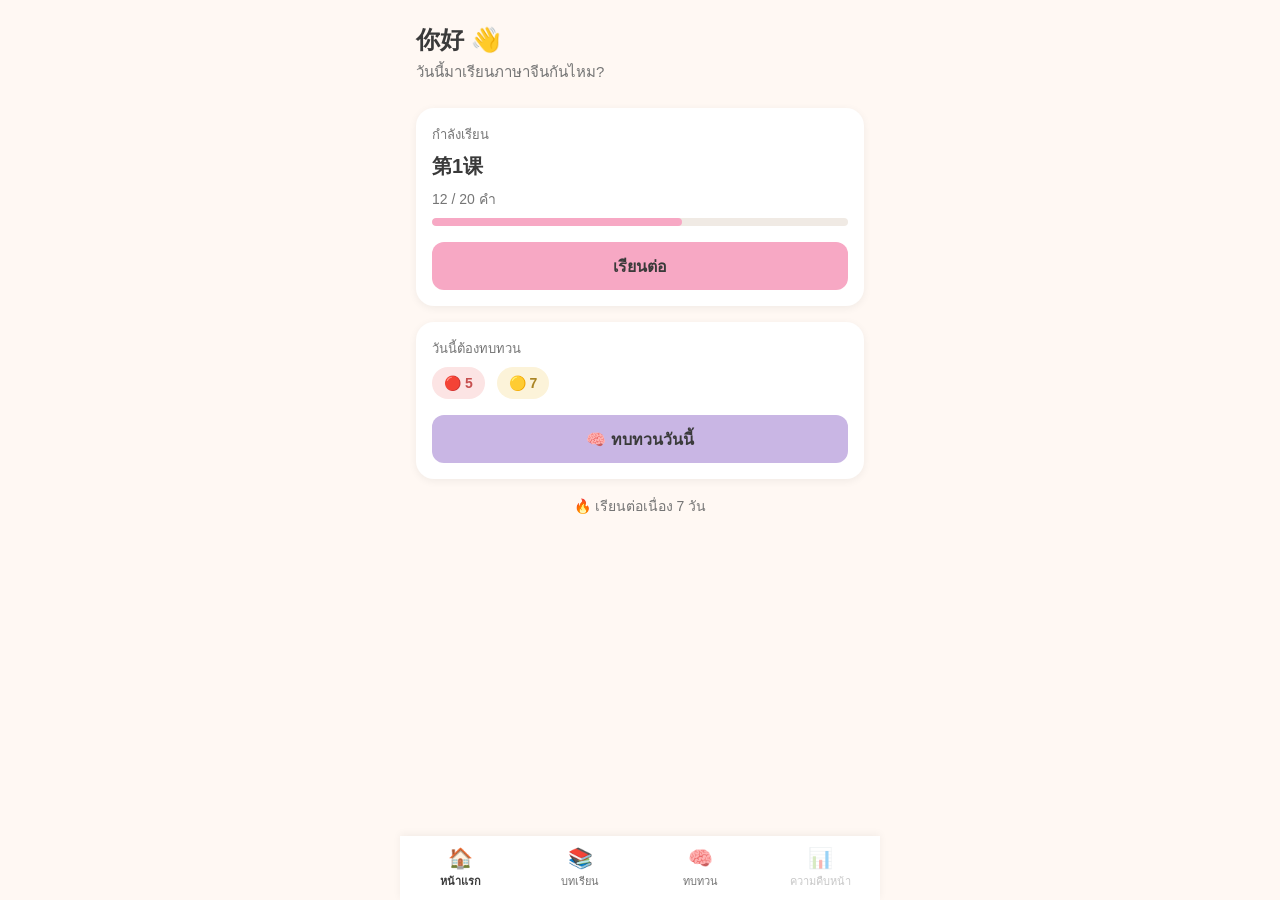
<file: index.html>
<!DOCTYPE html>
<html lang="th">
<head>
<meta charset="UTF-8">
<meta name="viewport" content="width=device-width, initial-scale=1.0">
<title>จำศัพท์จีน</title>
<link rel="stylesheet" href="style.css">
</head>
<body>

  <main class="page" id="page-home">

    <header class="greeting">
      <h1>你好 👋</h1>
      <p>วันนี้มาเรียนภาษาจีนกันไหม?</p>
    </header>

    <section class="card card-current">
      <div class="card-label">กำลังเรียน</div>
      <h2 class="chapter-title">第1课</h2>
      <div class="progress-text">12 / 20 คำ</div>
      <div class="progress-bar">
        <div class="progress-fill" style="width:60%"></div>
      </div>
      <button class="btn btn-primary" onclick="location.href='learn.html'">เรียนต่อ</button>
    </section>

    <section class="card card-review">
      <div class="card-label">วันนี้ต้องทบทวน</div>
      <div class="review-counts">
        <span class="badge badge-danger">🔴 5</span>
        <span class="badge badge-warning">🟡 7</span>
      </div>
      <button class="btn btn-secondary" onclick="location.href='quick-review.html'">🧠 ทบทวนวันนี้</button>
    </section>

    <div class="streak">🔥 เรียนต่อเนื่อง 7 วัน</div>

  </main>

  <nav class="bottom-nav">
    <button class="nav-item active" onclick="location.href='index.html'" aria-current="page">🏠<span>หน้าแรก</span></button>
    <button class="nav-item" onclick="location.href='chapters.html'">📚<span>บทเรียน</span></button>
    <button class="nav-item" onclick="location.href='quick-review.html'">🧠<span>ทบทวน</span></button>
    <button class="nav-item" disabled title="เร็ว ๆ นี้">📊<span>ความคืบหน้า</span></button>
  </nav>

  <script src="app.js"></script>
</body>
</html>
</file>
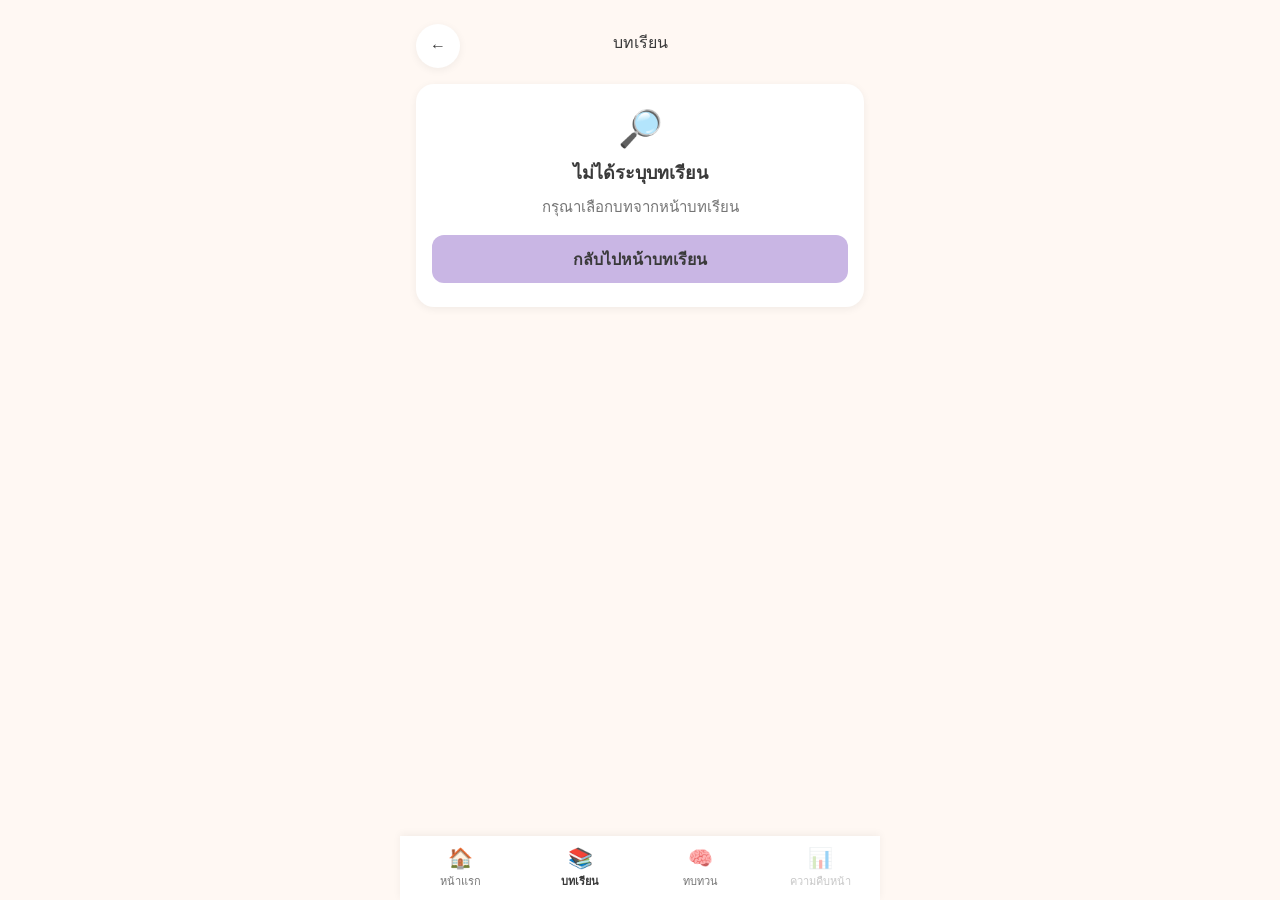
<file: chapter-detail.html>
<!DOCTYPE html>
<html lang="th">
<head>
<meta charset="UTF-8">
<meta name="viewport" content="width=device-width, initial-scale=1.0">
<title>รายละเอียดบท — จำศัพท์จีน</title>
<link rel="stylesheet" href="style.css">
</head>
<body>

  <main class="page" id="page-chapter-detail">

    <header class="card-page-header">
      <button class="icon-btn" aria-label="ย้อนกลับไปหน้าบทเรียน" onclick="location.href='chapters.html'">←</button>
      <div class="card-page-title">
        <span class="chapter-title" id="detailTitle">บทเรียน</span>
        <span class="chapter-sub" id="detailSub"></span>
      </div>
      <div class="icon-spacer"></div>
    </header>

    <!-- เนื้อหาถูกสร้างจาก VOCAB_DATA ตาม Chapter ID (?id=...) ผ่าน app.js (TASK 4.2) -->
    <div id="chapterDetail"></div>

  </main>

  <nav class="bottom-nav">
    <button class="nav-item" onclick="location.href='index.html'">🏠<span>หน้าแรก</span></button>
    <button class="nav-item active" onclick="location.href='chapters.html'" aria-current="page">📚<span>บทเรียน</span></button>
    <button class="nav-item" onclick="location.href='quick-review.html'">🧠<span>ทบทวน</span></button>
    <button class="nav-item" disabled title="เร็ว ๆ นี้">📊<span>ความคืบหน้า</span></button>
  </nav>

  <script src="data/vocab-data.js"></script>
  <script src="app.js"></script>
</body>
</html>
</file>
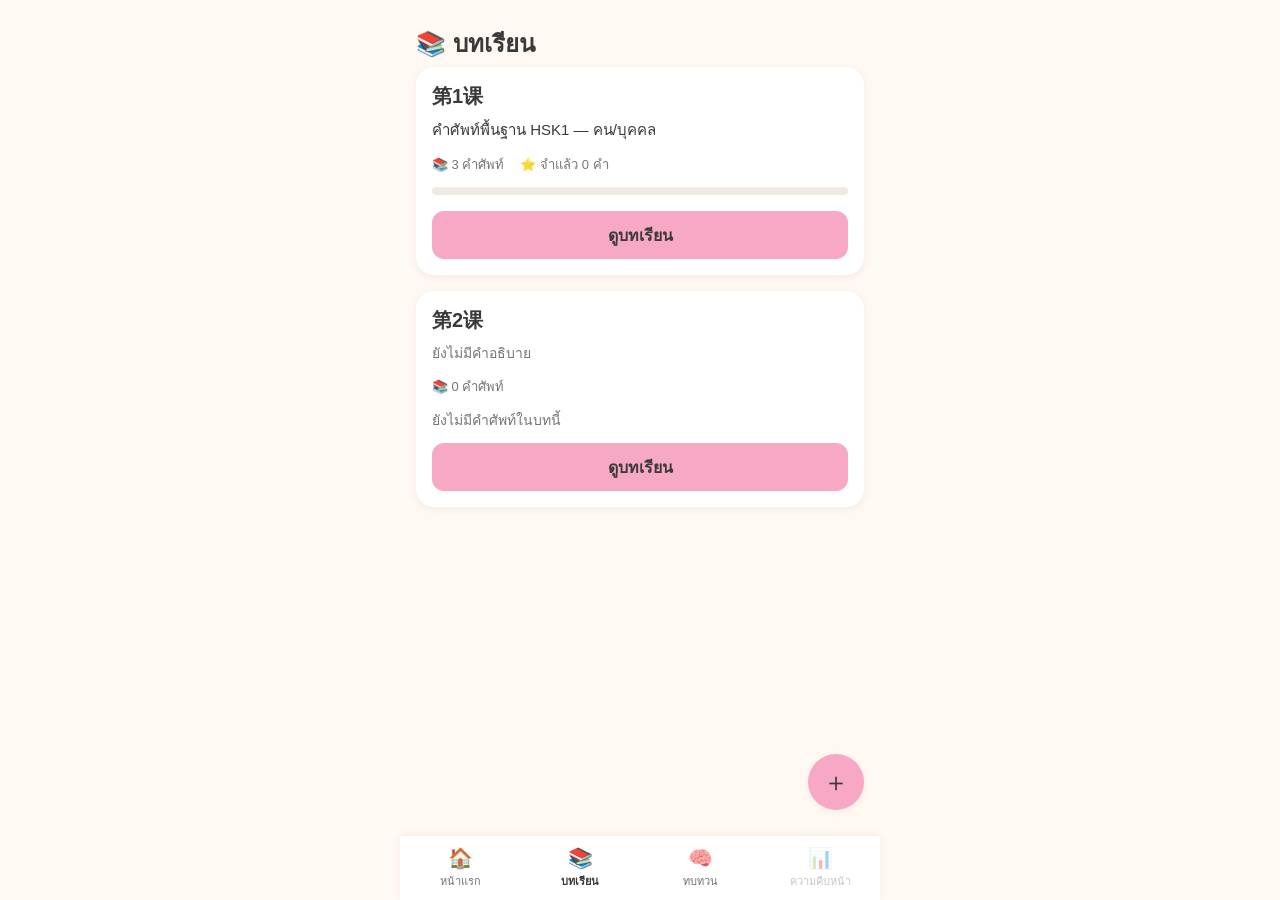
<file: chapters.html>
<!DOCTYPE html>
<html lang="th">
<head>
<meta charset="UTF-8">
<meta name="viewport" content="width=device-width, initial-scale=1.0">
<title>บทเรียน — จำศัพท์จีน</title>
<link rel="stylesheet" href="style.css">
</head>
<body>

  <main class="page" id="page-chapters">

    <header class="greeting">
      <h1>📚 บทเรียน</h1>
    </header>

    <!-- รายการบทถูกสร้างจาก VOCAB_DATA ผ่าน app.js (TASK 4.2) -->
    <div id="chapterList"></div>

    <button class="fab-add" aria-label="สร้างบทใหม่" onclick="location.href='create-chapter.html'">＋</button>

  </main>

  <nav class="bottom-nav">
    <button class="nav-item" onclick="location.href='index.html'">🏠<span>หน้าแรก</span></button>
    <button class="nav-item active" onclick="location.href='chapters.html'" aria-current="page">📚<span>บทเรียน</span></button>
    <button class="nav-item" onclick="location.href='quick-review.html'">🧠<span>ทบทวน</span></button>
    <button class="nav-item" disabled title="เร็ว ๆ นี้">📊<span>ความคืบหน้า</span></button>
  </nav>

  <script src="data/vocab-data.js"></script>
  <script src="app.js"></script>
</body>
</html>
</file>
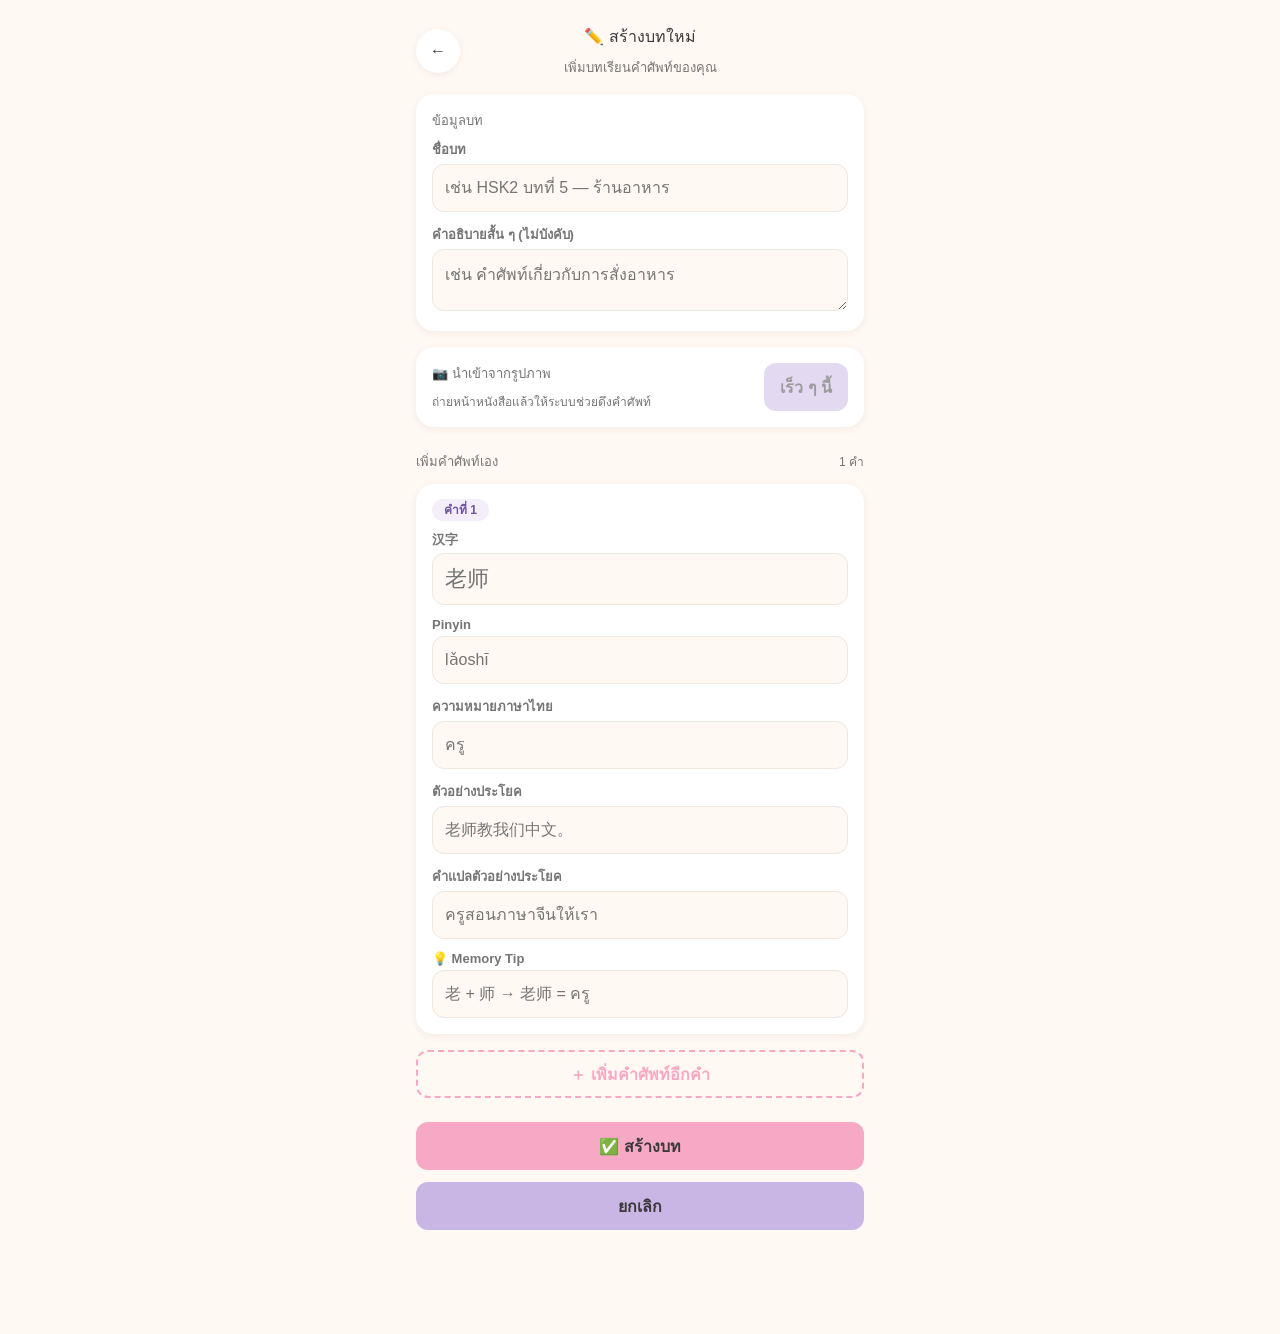
<file: create-chapter.html>
<!DOCTYPE html>
<html lang="th">
<head>
<meta charset="UTF-8">
<meta name="viewport" content="width=device-width, initial-scale=1.0">
<title>สร้างบทใหม่ — จำศัพท์จีน</title>
<link rel="stylesheet" href="style.css">
</head>
<body>

  <main class="page" id="page-create-chapter">

    <header class="card-page-header">
      <button class="icon-btn" aria-label="ย้อนกลับไปหน้า Chapters" onclick="location.href='chapters.html'">←</button>
      <div class="card-page-title">
        <span class="chapter-title">✏️ สร้างบทใหม่</span>
        <span class="chapter-sub">เพิ่มบทเรียนคำศัพท์ของคุณ</span>
      </div>
      <div class="icon-spacer"></div>
    </header>

    <!-- ===== ข้อมูลบท ===== -->
    <section class="card">
      <div class="card-label">ข้อมูลบท</div>

      <div class="form-field">
        <label class="form-label" for="chapterName">ชื่อบท</label>
        <input class="form-input" id="chapterName" type="text" placeholder="เช่น HSK2 บทที่ 5 — ร้านอาหาร">
      </div>

      <div class="form-field">
        <label class="form-label" for="chapterDesc">คำอธิบายสั้น ๆ (ไม่บังคับ)</label>
        <textarea class="form-input" id="chapterDesc" rows="2" placeholder="เช่น คำศัพท์เกี่ยวกับการสั่งอาหาร"></textarea>
      </div>
    </section>

    <!-- ===== นำเข้าจากรูปภาพ (อนาคต) ===== -->
    <section class="card import-card">
      <div class="import-card-text">
        <div class="card-label">📷 นำเข้าจากรูปภาพ</div>
        <div class="form-hint">ถ่ายหน้าหนังสือแล้วให้ระบบช่วยดึงคำศัพท์</div>
      </div>
      <button class="btn btn-secondary import-btn" disabled>เร็ว ๆ นี้</button>
    </section>

    <!-- ===== เพิ่มคำศัพท์เอง ===== -->
    <div class="section-head">
      <span class="card-label">เพิ่มคำศัพท์เอง</span>
      <span class="form-hint" id="vocabCount">1 คำ</span>
    </div>

    <div id="vocabList">
      <section class="card vocab-form">
        <div class="vocab-form-head">
          <span class="tag">คำที่ 1</span>
        </div>

        <div class="form-field">
          <label class="form-label">汉字</label>
          <input class="form-input form-input-hanzi" type="text" placeholder="老师">
        </div>

        <div class="form-field">
          <label class="form-label">Pinyin</label>
          <input class="form-input" type="text" placeholder="lǎoshī">
        </div>

        <div class="form-field">
          <label class="form-label">ความหมายภาษาไทย</label>
          <input class="form-input" type="text" placeholder="ครู">
        </div>

        <div class="form-field">
          <label class="form-label">ตัวอย่างประโยค</label>
          <input class="form-input" type="text" placeholder="老师教我们中文。">
        </div>

        <div class="form-field">
          <label class="form-label">คำแปลตัวอย่างประโยค</label>
          <input class="form-input" type="text" placeholder="ครูสอนภาษาจีนให้เรา">
        </div>

        <div class="form-field">
          <label class="form-label">💡 Memory Tip</label>
          <input class="form-input" type="text" placeholder="老 + 师 → 老师 = ครู">
        </div>
      </section>
    </div>

    <button class="btn btn-add-vocab" id="addVocabBtn" type="button">＋ เพิ่มคำศัพท์อีกคำ</button>

    <!-- ===== ปุ่มหลัก ===== -->
    <div class="form-actions">
      <button class="btn btn-primary" type="button" onclick="location.href='chapters.html'">✅ สร้างบท</button>
      <button class="btn btn-secondary" type="button" onclick="location.href='chapters.html'">ยกเลิก</button>
    </div>

  </main>

  <!-- UI เท่านั้น: เพิ่มฟอร์มคำใหม่ ยังไม่มีการบันทึกข้อมูลจริง -->
  <script>
    (function () {
      var list = document.getElementById('vocabList');
      document.getElementById('addVocabBtn').addEventListener('click', function () {
        var copy = list.firstElementChild.cloneNode(true);
        copy.querySelectorAll('input').forEach(function (i) { i.value = ''; });
        copy.querySelector('.tag').textContent = 'คำที่ ' + (list.children.length + 1);
        list.appendChild(copy);
        document.getElementById('vocabCount').textContent = list.children.length + ' คำ';
      });
    })();
  </script>
  <script src="app.js"></script>
</body>
</html>
</file>
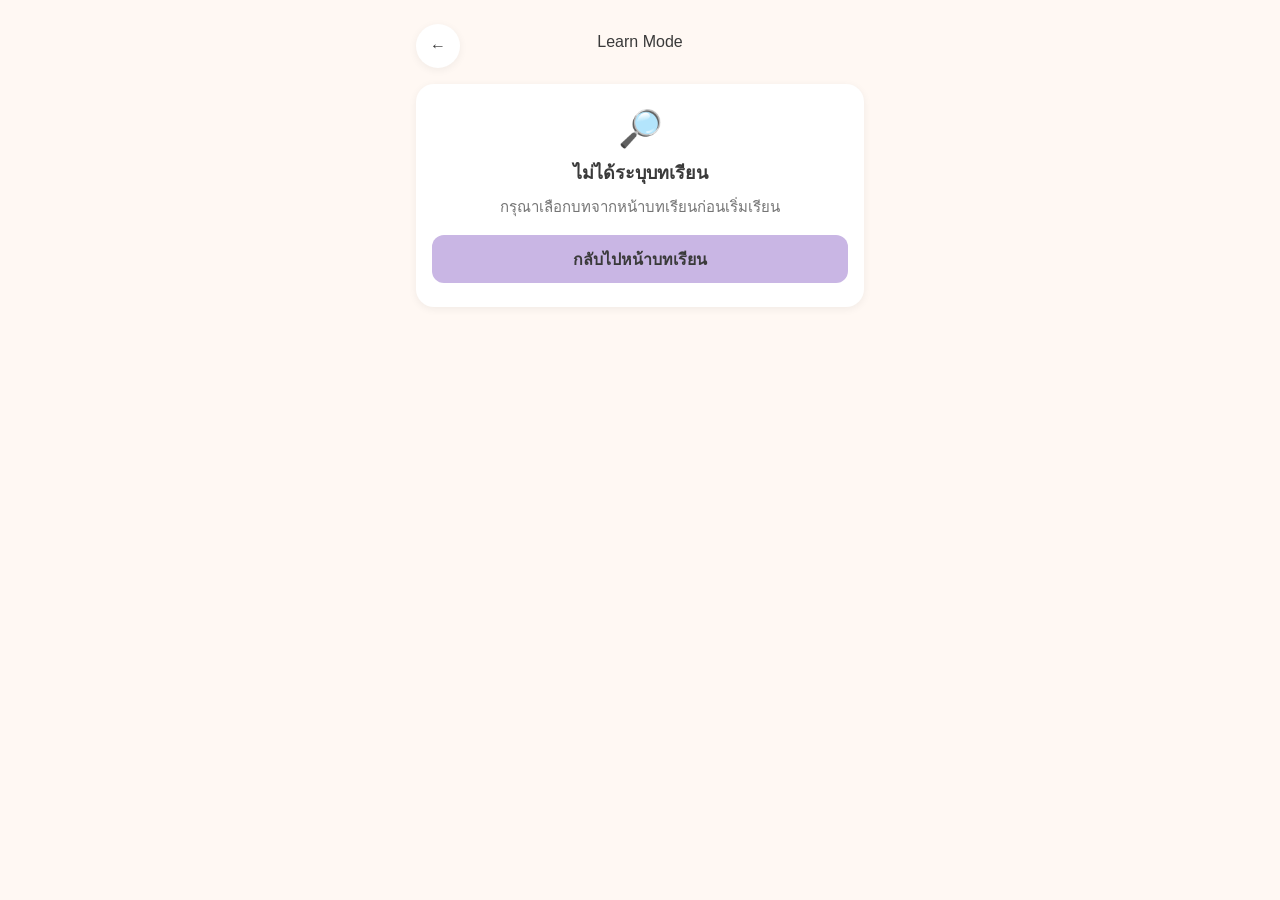
<file: learn.html>
<!DOCTYPE html>
<html lang="th">
<head>
<meta charset="UTF-8">
<meta name="viewport" content="width=device-width, initial-scale=1.0">
<title>Learn Mode — จำศัพท์จีน</title>
<link rel="stylesheet" href="style.css">
</head>
<body>

  <main class="page" id="page-learn">

    <header class="card-page-header">
      <button class="icon-btn" id="learnBackBtn" aria-label="ย้อนกลับไปหน้าบทเรียน" onclick="location.href='chapters.html'">←</button>
      <div class="card-page-title">
        <span class="chapter-title" id="learnChapterTitle">Learn Mode</span>
        <span class="chapter-sub" id="learnProgressSub"></span>
      </div>
      <div class="icon-spacer"></div>
    </header>

    <!-- ===== เนื้อหา Learn Mode (ซ่อนเมื่อแสดง Empty/Error State) ===== -->
    <div id="learnBody">

      <div class="learn-progress">
        <div class="progress-bar"><div class="progress-fill" id="learnProgressFill" style="width:0%"></div></div>
      </div>

      <!-- ===== Learn Mode Card (ใช้โครงสร้าง Vocabulary Card เดิม) ===== -->
      <section class="vocab-card" id="learnCard">

        <div class="vocab-card-top">
          <span class="tag" id="learnTag"></span>
          <span class="difficulty" id="learnDifficulty" aria-label="ระดับความยาก"></span>
        </div>

        <!-- ขั้นที่ 1-4: 汉字 / Pinyin / ฟังเสียง / ให้ผู้ใช้ลองนึกความหมาย -->
        <div class="vocab-card-face vocab-card-front">
          <div class="vocab-hanzi" id="learnHanziFront"></div>
          <div class="vocab-pinyin" id="learnPinyinFront"></div>

          <button class="learn-listen-btn" aria-label="ฟังเสียง">🔊 ฟังเสียง</button>

          <div class="recall-hint">🤔 ลองนึกความหมายในใจก่อนนะ</div>

          <button class="btn btn-primary vocab-reveal-btn" onclick="document.getElementById('learnCard').classList.add('is-revealed')">
            👁️ แตะเพื่อดูคำตอบ
          </button>
        </div>

        <!-- ขั้นที่ 5-8: ความหมาย / ตัวอย่างประโยค+คำแปล / Memory Tip -->
        <div class="vocab-card-face vocab-card-back">
          <div class="vocab-hanzi vocab-hanzi-sm" id="learnHanziBack"></div>
          <div class="vocab-pinyin" id="learnPinyinBack"></div>
          <div class="vocab-meaning" id="learnMeaning"></div>

          <div class="vocab-divider"></div>

          <div class="vocab-example">
            <div class="vocab-example-hanzi" id="learnExampleHanzi"></div>
            <div class="vocab-example-th" id="learnExampleTh"></div>
          </div>

          <div class="vocab-tip">
            💡 <span id="learnTip"></span>
          </div>
        </div>

      </section>

      <!-- ขั้นที่ 9: ปุ่ม "ยังจำไม่ได้" / "จำได้แล้ว" (แสดงเมื่อเปิดคำตอบแล้ว) -->
      <div class="learn-actions" id="learnActions">
        <button class="btn btn-secondary learn-btn-no" id="learnBtnNo">😵 ยังจำไม่ได้</button>
        <button class="btn btn-primary learn-btn-yes" id="learnBtnYes">✅ จำได้แล้ว</button>
      </div>

    </div>

    <!-- ===== Empty / Error State (แสดงแทน learnBody เมื่อไม่มี/ไม่พบข้อมูล) ===== -->
    <div id="learnStateBox" class="is-hidden"></div>

  </main>

  <script src="data/vocab-data.js"></script>
  <script src="app.js"></script>
</body>
</html>
</file>
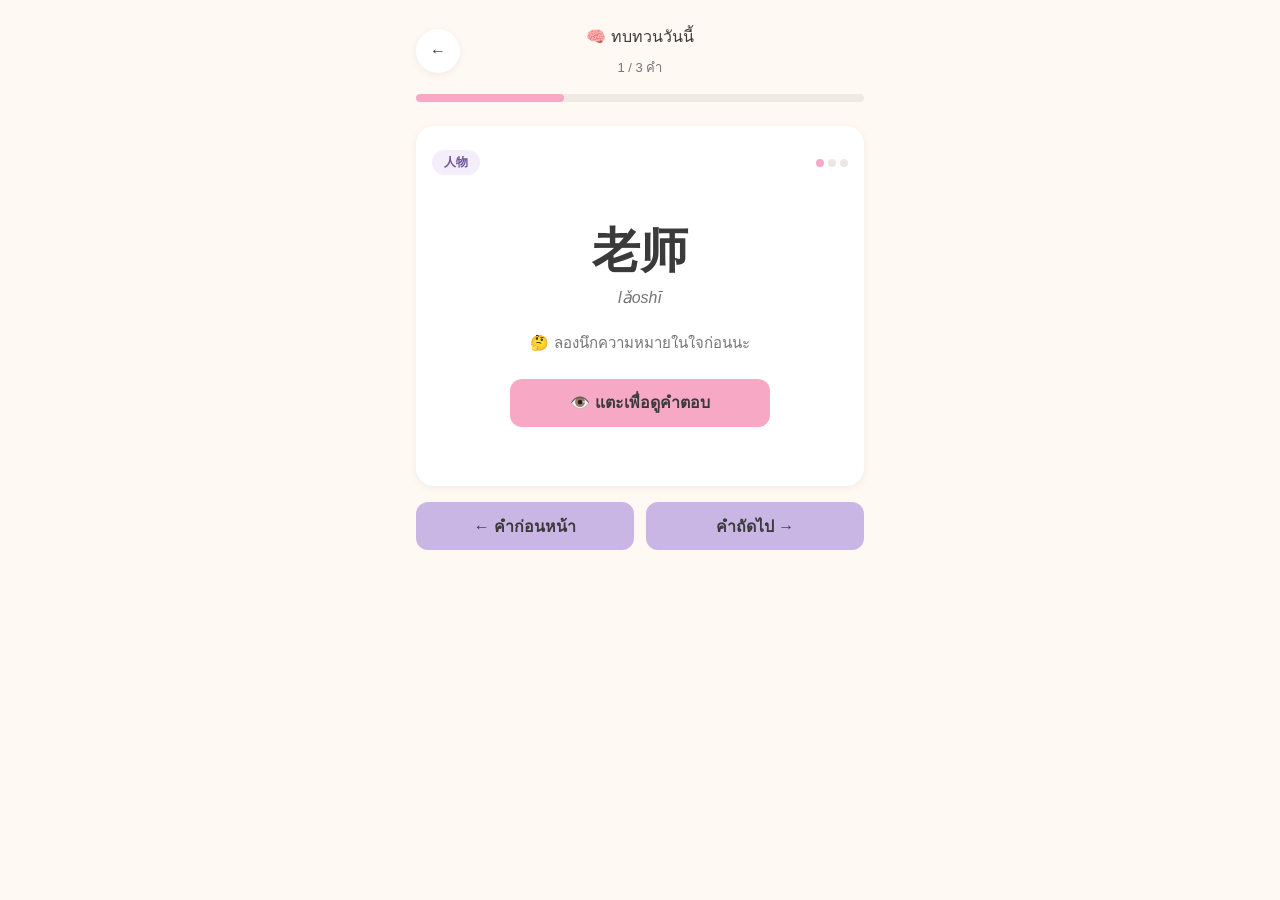
<file: quick-review.html>
<!DOCTYPE html>
<html lang="th">
<head>
<meta charset="UTF-8">
<meta name="viewport" content="width=device-width, initial-scale=1.0">
<title>ทบทวนวันนี้ — จำศัพท์จีน</title>
<link rel="stylesheet" href="style.css">
</head>
<body>

  <main class="page" id="page-quick-review">

    <header class="card-page-header">
      <button class="icon-btn" aria-label="ย้อนกลับไปหน้า Home" onclick="location.href='index.html'">←</button>
      <div class="card-page-title">
        <span class="chapter-title">🧠 ทบทวนวันนี้</span>
        <span class="chapter-sub" id="reviewProgressSub">คำที่ 1 / 1</span>
      </div>
      <div class="icon-spacer"></div>
    </header>

    <!-- ===== เนื้อหา Quick Review (ซ่อนเมื่อแสดง Empty/Error State) ===== -->
    <div id="reviewBody">

      <div class="learn-progress">
        <div class="progress-bar"><div class="progress-fill" id="reviewProgressFill" style="width:0%"></div></div>
      </div>

      <!-- ===== การ์ดทบทวน (ใช้โครงสร้างเดียวกับ Learn Mode) — เติมข้อมูลจาก VOCAB_DATA ผ่าน app.js ===== -->
      <section class="vocab-card" id="reviewCard">

        <div class="vocab-card-top">
          <span class="tag" id="reviewTag"></span>
          <span class="difficulty" id="reviewDifficulty" aria-label="ระดับความยาก"></span>
        </div>

        <!-- ผู้ใช้ลองนึกความหมายก่อน แล้วค่อยเปิดคำตอบ -->
        <div class="vocab-card-face vocab-card-front">
          <div class="vocab-hanzi" id="reviewHanziFront"></div>
          <div class="vocab-pinyin" id="reviewPinyinFront"></div>

          <div class="recall-hint">🤔 ลองนึกความหมายในใจก่อนนะ</div>

          <button class="btn btn-primary vocab-reveal-btn" onclick="document.getElementById('reviewCard').classList.add('is-revealed')">
            👁️ แตะเพื่อดูคำตอบ
          </button>
        </div>

        <div class="vocab-card-face vocab-card-back">
          <div class="vocab-hanzi vocab-hanzi-sm" id="reviewHanziBack"></div>
          <div class="vocab-pinyin" id="reviewPinyinBack"></div>
          <div class="vocab-meaning" id="reviewMeaning"></div>

          <div class="vocab-divider"></div>

          <div class="vocab-example">
            <div class="vocab-example-hanzi" id="reviewExampleHanzi"></div>
            <div class="vocab-example-th" id="reviewExampleTh"></div>
          </div>

          <div class="vocab-tip">
            💡 <span id="reviewTip"></span>
          </div>
        </div>

      </section>

      <!-- แสดงหลังเปิดคำตอบ: ยังจำไม่ได้ / จำได้แล้ว (component เดียวกับ Learn Mode) -->
      <div class="learn-actions" id="reviewActions">
        <button class="btn btn-secondary learn-btn-no" id="reviewBtnNo">😵 ยังจำไม่ได้</button>
        <button class="btn btn-primary learn-btn-yes" id="reviewBtnYes">✅ จำได้แล้ว</button>
      </div>

      <!-- ปุ่มย้อนกลับ/ไปคำถัดไป -->
      <div class="review-nav">
        <button class="btn btn-secondary" id="reviewPrevBtn">← คำก่อนหน้า</button>
        <button class="btn btn-secondary" id="reviewNextBtn">คำถัดไป →</button>
      </div>

    </div>

    <!-- ===== Empty / Error State (แสดงแทน reviewBody เมื่อไม่มี/ไม่พบข้อมูล) ===== -->
    <div id="reviewStateBox" class="is-hidden"></div>

  </main>

  <script src="data/vocab-data.js"></script>
  <script src="app.js"></script>
</body>
</html>
</file>
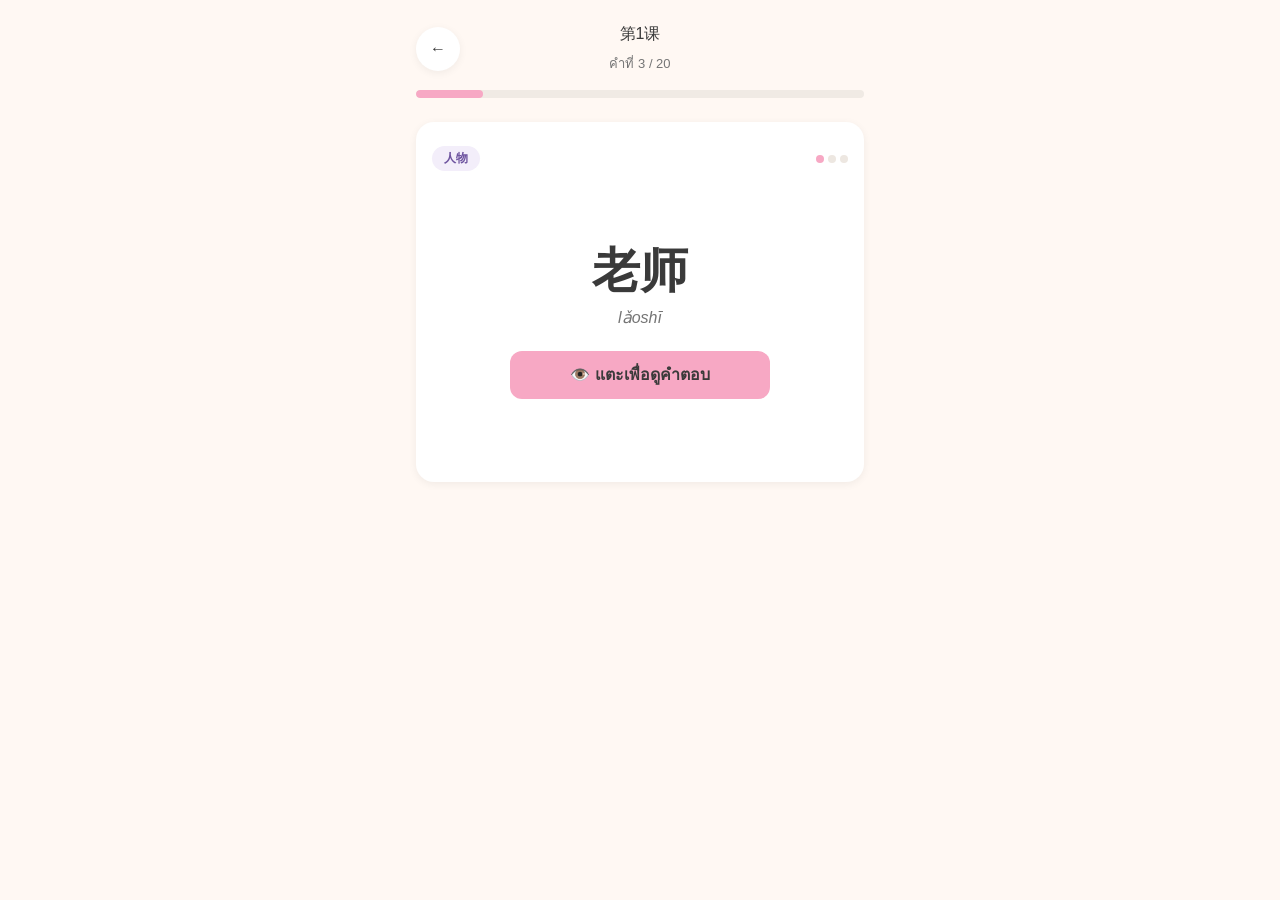
<file: vocab-card.html>
<!DOCTYPE html>
<html lang="th">
<head>
<meta charset="UTF-8">
<meta name="viewport" content="width=device-width, initial-scale=1.0">
<title>Vocabulary Card — จำศัพท์จีน</title>
<link rel="stylesheet" href="style.css">
</head>
<body>

  <main class="page" id="page-vocab-card">

    <header class="card-page-header">
      <button class="icon-btn" aria-label="ย้อนกลับไปหน้าบทเรียน" onclick="location.href='chapters.html'">←</button>
      <div class="card-page-title">
        <span class="chapter-title">第1课</span>
        <span class="chapter-sub">คำที่ 3 / 20</span>
      </div>
      <div class="icon-spacer"></div>
    </header>

    <div class="learn-progress">
      <div class="progress-bar"><div class="progress-fill" style="width:15%"></div></div>
    </div>

    <!-- ===== Vocabulary Card (สถานะ: ด้านหน้า - ยังไม่เปิดคำตอบ) ===== -->
    <section class="vocab-card" id="vocabCard">

      <div class="vocab-card-top">
        <span class="tag">人物</span>
        <span class="difficulty" aria-label="ระดับความยาก">
          <span class="dot dot-filled"></span>
          <span class="dot"></span>
          <span class="dot"></span>
        </span>
      </div>

      <div class="vocab-card-face vocab-card-front">
        <div class="vocab-hanzi">老师</div>
        <div class="vocab-pinyin">lǎoshī</div>
        <button class="btn btn-primary vocab-reveal-btn" onclick="document.getElementById('vocabCard').classList.add('is-revealed')">
          👁️ แตะเพื่อดูคำตอบ
        </button>
      </div>

      <div class="vocab-card-face vocab-card-back">
        <div class="vocab-hanzi vocab-hanzi-sm">老师</div>
        <div class="vocab-pinyin">lǎoshī</div>
        <div class="vocab-meaning">ครู</div>

        <div class="vocab-divider"></div>

        <div class="vocab-example">
          <div class="vocab-example-hanzi">老师教我们中文。</div>
          <div class="vocab-example-th">ครูสอนภาษาจีนให้เรา</div>
        </div>

        <div class="vocab-tip">
          💡 <span>老 + 师 → 老师 = ครู</span>
        </div>
      </div>

    </section>

    <!-- ===== Spaced Repetition — 5 ระดับ (แสดงเมื่อเปิดคำตอบแล้ว) ===== -->
    <div class="srs-rating" id="srsRating">
      <div class="srs-label">คุณจำคำนี้ได้แค่ไหน?</div>
      <div class="srs-buttons">
        <button class="srs-btn srs-1"><span class="srs-emoji">😵</span>ลืมแล้ว</button>
        <button class="srs-btn srs-2"><span class="srs-emoji">😕</span>ยาก</button>
        <button class="srs-btn srs-3"><span class="srs-emoji">🙂</span>ปานกลาง</button>
        <button class="srs-btn srs-4"><span class="srs-emoji">😄</span>ง่าย</button>
        <button class="srs-btn srs-5"><span class="srs-emoji">🤩</span>จำแม่น</button>
      </div>
    </div>

  </main>

  <script src="app.js"></script>
</body>
</html>
</file>
<file: style.css>
/* ===== Design Tokens (จาก PHASE 2) ===== */
:root {
  --bg: #FFF8F3;
  --surface: #FFFFFF;
  --primary: #F7A8C4;
  --secondary: #C9B6E4;
  --info: #A8D8E8;
  --text-dark: #3A3A3A;
  --text-muted: #757575;
  --success: #8FD19E;
  --warning: #F5D67A;
  --danger: #F29191;

  --radius-card: 18px;
  --radius-btn: 12px;
  --shadow-soft: 0 2px 8px rgba(0,0,0,0.06);

  --space-1: 4px;
  --space-2: 8px;
  --space-3: 12px;
  --space-4: 16px;
  --space-5: 24px;
  --space-6: 32px;
}

* { box-sizing: border-box; }

body {
  margin: 0;
  background: var(--bg);
  color: var(--text-dark);
  font-family: "Noto Sans Thai", "Noto Sans", "Noto Sans SC", "PingFang SC", "Microsoft YaHei", sans-serif;
  -webkit-text-size-adjust: 100%;
  overflow-x: hidden;
  padding-bottom: calc(80px + env(safe-area-inset-bottom, 0px)); /* กันเนื้อหาโดน bottom nav บัง */
}

.page {
  max-width: 480px;
  margin: 0 auto;
  padding: var(--space-5) var(--space-4);
}

/* ===== Greeting ===== */
.greeting h1 {
  font-size: 24px;
  margin: 0 0 var(--space-1);
}
.greeting p {
  color: var(--text-muted);
  margin: 0 0 var(--space-5);
  font-size: 15px;
}

/* ===== Card ===== */
.card {
  background: var(--surface);
  border-radius: var(--radius-card);
  box-shadow: var(--shadow-soft);
  padding: var(--space-4);
  margin-bottom: var(--space-4);
}

.card-label {
  font-size: 13px;
  color: var(--text-muted);
  margin-bottom: var(--space-2);
}

.chapter-title {
  font-size: 20px;
  margin: 0 0 var(--space-2);
}

.progress-text {
  font-size: 14px;
  color: var(--text-muted);
  margin-bottom: var(--space-2);
}

.progress-bar {
  height: 8px;
  background: #F0EAE4;
  border-radius: 999px;
  overflow: hidden;
  margin-bottom: var(--space-4);
}

.progress-fill {
  height: 100%;
  background: var(--primary);
  border-radius: 999px;
}

/* ===== Buttons ===== */
.btn {
  width: 100%;
  min-height: 48px;
  border: none;
  border-radius: var(--radius-btn);
  font-size: 16px;
  font-weight: 600;
  cursor: pointer;
}

.btn-primary {
  background: var(--primary);
  color: var(--text-dark);
}

.btn-secondary {
  background: var(--secondary);
  color: var(--text-dark);
}

/* ===== Review counts ===== */
.review-counts {
  display: flex;
  flex-wrap: wrap;
  gap: var(--space-3);
  margin-bottom: var(--space-4);
}

.badge {
  padding: var(--space-2) var(--space-3);
  border-radius: 999px;
  font-size: 14px;
  font-weight: 600;
}

.badge-danger { background: #FCE4E4; color: #C64F4F; }
.badge-warning { background: #FCF3D9; color: #A98424; }

/* ===== Streak ===== */
.streak {
  text-align: center;
  font-size: 14px;
  color: var(--text-muted);
  margin-top: var(--space-3);
}

/* ===== Bottom Navigation ===== */
.bottom-nav {
  position: fixed;
  bottom: 0;
  left: 50%;
  transform: translateX(-50%);
  width: 100%;
  max-width: 480px;
  padding-bottom: env(safe-area-inset-bottom, 0px);
  display: flex;
  justify-content: space-around;
  background: var(--surface);
  box-shadow: 0 -2px 8px rgba(0,0,0,0.05);
  padding: var(--space-2) 0;
}

.nav-item {
  flex: 1;
  min-height: 48px;
  justify-content: center;
  background: none;
  border: none;
  display: flex;
  flex-direction: column;
  align-items: center;
  gap: 2px;
  font-size: 20px;
  color: var(--text-muted);
}

.nav-item span {
  font-size: 11px;
}

.nav-item:disabled { opacity: 0.4; cursor: not-allowed; }

.nav-item.active {
  color: var(--primary);
}

/* ===== Chapters Page ===== */
.chapter-sub {
  font-size: 13px;
  font-weight: 400;
  color: var(--text-muted);
  margin-left: var(--space-2);
}

.chapter-meta {
  display: flex;
  flex-wrap: wrap;
  gap: var(--space-4);
  font-size: 13px;
  color: var(--text-muted);
  margin-bottom: var(--space-3);
}

.fab-add {
  position: fixed;
  right: max(var(--space-4), calc((100vw - 480px) / 2 + var(--space-4)));
  bottom: calc(90px + env(safe-area-inset-bottom, 0px));
  width: 56px;
  height: 56px;
  border-radius: 50%;
  border: none;
  background: var(--primary);
  color: var(--text-dark);
  font-size: 26px;
  box-shadow: var(--shadow-soft);
  cursor: pointer;
}

/* ===== Learn / Card Page Header ===== */
.card-page-header {
  display: flex;
  align-items: center;
  justify-content: space-between;
  margin-bottom: var(--space-4);
}

.icon-btn {
  flex-shrink: 0;
  width: 44px;
  height: 44px;
  border-radius: 50%;
  border: none;
  background: var(--surface);
  box-shadow: var(--shadow-soft);
  font-size: 16px;
  color: var(--text-dark);
  cursor: pointer;
}

.icon-spacer { width: 44px; flex-shrink: 0; }

.card-page-title {
  flex: 1;
  min-width: 0;
  padding: 0 var(--space-2);
  display: flex;
  flex-direction: column;
  align-items: center;
  text-align: center;
}

.card-page-title .chapter-title { font-size: 16px; }
.card-page-title .chapter-sub { margin-left: 0; }

.learn-progress { margin-bottom: var(--space-5); }
.learn-progress .progress-bar { margin-bottom: 0; }

/* ===== Vocabulary Card ===== */
.vocab-card {
  background: var(--surface);
  border-radius: var(--radius-card);
  box-shadow: var(--shadow-soft);
  padding: var(--space-5) var(--space-4);
  margin-bottom: var(--space-4);
  min-height: 360px;
  display: flex;
  flex-direction: column;
}

.vocab-card-top {
  display: flex;
  align-items: center;
  justify-content: space-between;
  margin-bottom: var(--space-3);
}

.tag {
  background: #F3EEFA;
  color: #6F55A0;
  font-size: 12px;
  font-weight: 600;
  padding: var(--space-1) var(--space-3);
  border-radius: 999px;
}

.difficulty { display: flex; gap: 4px; }
.dot {
  width: 8px;
  height: 8px;
  border-radius: 50%;
  background: #EDE7E1;
}
.dot-filled { background: var(--primary); }

.vocab-card-face {
  flex: 1;
  display: flex;
  flex-direction: column;
  align-items: center;
  justify-content: center;
  text-align: center;
}

.vocab-hanzi {
  overflow-wrap: anywhere;
  max-width: 100%;
  font-size: 48px;
  font-weight: 700;
  line-height: 1.2;
  margin-bottom: var(--space-2);
}

.vocab-hanzi-sm { font-size: 32px; margin-bottom: var(--space-1); }

.vocab-pinyin {
  font-size: 16px;
  font-style: italic;
  color: var(--text-muted);
  margin-bottom: var(--space-5);
}

.vocab-reveal-btn { max-width: 260px; }

/* หน้า/หลังการ์ด: สลับด้วยคลาส is-revealed */
.vocab-card-back { display: none; }
.vocab-card.is-revealed .vocab-card-front { display: none; }
.vocab-card.is-revealed .vocab-card-back {
  display: flex;
  animation: fadeIn 0.2s ease;
}

@keyframes fadeIn {
  from { opacity: 0; transform: translateY(4px); }
  to { opacity: 1; transform: translateY(0); }
}

.vocab-meaning {
  font-size: 22px;
  font-weight: 700;
  color: var(--text-dark);
  margin-bottom: var(--space-4);
}

.vocab-divider {
  width: 100%;
  height: 1px;
  background: #F0EAE4;
  margin-bottom: var(--space-4);
}

.vocab-example { margin-bottom: var(--space-4); }
.vocab-example-hanzi { font-size: 18px; line-height: 1.5; overflow-wrap: anywhere; margin-bottom: var(--space-1); }
.vocab-example-th { font-size: 15px; color: var(--text-muted); }

.vocab-tip {
  background: #FFF3E0;
  color: #7A5220;
  font-size: 15px;
  padding: var(--space-3);
  border-radius: var(--radius-btn);
  display: flex;
  gap: var(--space-2);
  align-items: flex-start;
  text-align: left;
}

/* ===== Spaced Repetition Rating (5 ระดับ) ===== */
.srs-rating {
  display: none;
  margin-bottom: var(--space-4);
}

.vocab-card.is-revealed ~ .srs-rating { display: block; }

.srs-label {
  text-align: center;
  font-size: 14px;
  color: var(--text-muted);
  margin-bottom: var(--space-3);
}

.srs-buttons {
  display: flex;
  gap: var(--space-2);
}

.srs-btn {
  flex: 1;
  border: none;
  border-radius: var(--radius-btn);
  min-height: 64px;
  display: flex;
  flex-direction: column;
  align-items: center;
  justify-content: center;
  gap: 2px;
  padding: var(--space-2) 2px;
  font-size: 12px;
  line-height: 1.2;
  font-weight: 600;
  color: var(--text-dark);
  cursor: pointer;
}

.srs-emoji { font-size: 18px; }

.srs-1 { background: #FCE4E4; }
.srs-2 { background: #FCEEDC; }
.srs-3 { background: #FCF3D9; }
.srs-4 { background: #E6F5E3; }
.srs-5 { background: #E3F2E9; }

/* ===== Learn Mode ===== */
.learn-listen-btn {
  background: #F3EEFA;
  color: #6F55A0;
  border: none;
  border-radius: 999px;
  min-height: 40px;
  padding: var(--space-2) var(--space-4);
  font-size: 14px;
  font-weight: 600;
  margin-bottom: var(--space-4);
  cursor: pointer;
}

.recall-hint {
  font-size: 15px;
  color: var(--text-muted);
  margin-bottom: var(--space-5);
  text-align: center;
}

.learn-actions .btn { flex: 1; min-width: 0; padding: 0 var(--space-2); }

.learn-actions {
  display: none;
  gap: var(--space-3);
  margin-bottom: var(--space-4);
}

.vocab-card.is-revealed ~ .learn-actions { display: flex; }

/* ===== Quick Review: ปุ่มย้อนกลับ/ไปคำถัดไป ===== */
.review-nav {
  display: flex;
  gap: var(--space-3);
  margin-bottom: var(--space-4);
}

.review-nav .btn { flex: 1; }

/* ===== Create Chapter (ฟอร์ม) ===== */
.form-field { margin-bottom: var(--space-3); }
.form-field:last-child { margin-bottom: 0; }

.form-label {
  display: block;
  font-size: 13px;
  font-weight: 600;
  color: var(--text-muted);
  margin-bottom: var(--space-1);
}

.form-input {
  width: 100%;
  min-height: 48px;
  padding: var(--space-3);
  border: 1.5px solid #EFE6DE;
  border-radius: var(--radius-btn);
  background: var(--bg);
  color: var(--text-dark);
  font-family: inherit;
  font-size: 16px; /* กัน iOS zoom */
  resize: vertical;
}
.form-input:focus { outline: none; border-color: var(--primary); background: var(--surface); }
.form-input-hanzi { font-size: 22px; }

.form-hint { font-size: 12px; color: var(--text-muted); }

.section-head {
  display: flex;
  align-items: center;
  justify-content: space-between;
  margin: var(--space-5) 0 var(--space-3);
}
.section-head .card-label { margin: 0; }

.import-card {
  display: flex;
  align-items: center;
  justify-content: space-between;
  gap: var(--space-3);
}
.import-card-text { min-width: 0; }
.import-btn { width: auto; padding: 0 var(--space-4); flex-shrink: 0; }
.import-btn:disabled { opacity: 0.5; cursor: not-allowed; }

.vocab-form-head { margin-bottom: var(--space-3); }

.btn-add-vocab {
  background: transparent;
  color: var(--primary);
  border: 2px dashed var(--primary);
  margin-bottom: var(--space-5);
}

.form-actions { display: flex; flex-direction: column; gap: var(--space-3); }

/* ===== Responsive (Mobile 360–430px) ===== */
@media (max-width: 380px) {
  .page { padding: var(--space-4) var(--space-3); }
  .vocab-card { padding: var(--space-4) var(--space-3); min-height: 320px; }
  .vocab-hanzi { font-size: 44px; }
  .srs-buttons { gap: var(--space-1); }
  .import-card { flex-wrap: wrap; }
  .import-btn { width: 100%; }
}

/* Final UX review: label ของเมนูที่ active อ่านง่ายขึ้น */
.nav-item.active span { color: var(--text-dark); font-weight: 700; }

/* ===== TASK 4.2: Chapters / Chapter Detail จาก Data กลาง ===== */
.card-chapter.is-clickable { cursor: pointer; }
.card-chapter.is-clickable:active { transform: scale(0.99); }

.chapter-desc {
  font-size: 15px;
  color: var(--text-dark);
  margin: 0 0 var(--space-3);
  overflow-wrap: anywhere;
}
.chapter-desc.is-empty { color: var(--text-muted); font-size: 14px; }

.btn:disabled { opacity: 0.5; cursor: not-allowed; }

/* Vocabulary Card แบบกะทัดรัดสำหรับรายการในหน้า Chapter Detail (ใช้โครงสร้าง .vocab-card เดิม) */
.vocab-card.vocab-card-compact { min-height: 0; padding: var(--space-4); }
.vocab-card-compact .vocab-card-face { justify-content: flex-start; align-items: flex-start; text-align: left; }
.vocab-card-compact .vocab-pinyin { margin-bottom: var(--space-2); }
.vocab-card-compact .vocab-meaning { font-size: 18px; margin-bottom: 0; }
.vocab-card-top .difficulty { margin-left: auto; }

/* Empty / Error state */
.state-box { text-align: center; padding: var(--space-5) var(--space-4); }
.state-icon { font-size: 36px; margin-bottom: var(--space-2); }
.state-title { font-size: 18px; margin: 0 0 var(--space-2); }
.state-text { font-size: 15px; color: var(--text-muted); margin: 0 0 var(--space-4); overflow-wrap: anywhere; }
.state-box .state-text:last-child { margin-bottom: 0; }
/* TASK 5.1: ปุ่มในหน้า Session Complete */
.state-actions { display: flex; flex-direction: column; gap: var(--space-2); }

/* Utility: ซ่อน element (ใช้กับ TASK 4.3 Learn Mode Empty/Error State) */
.is-hidden { display: none; }
</file>
